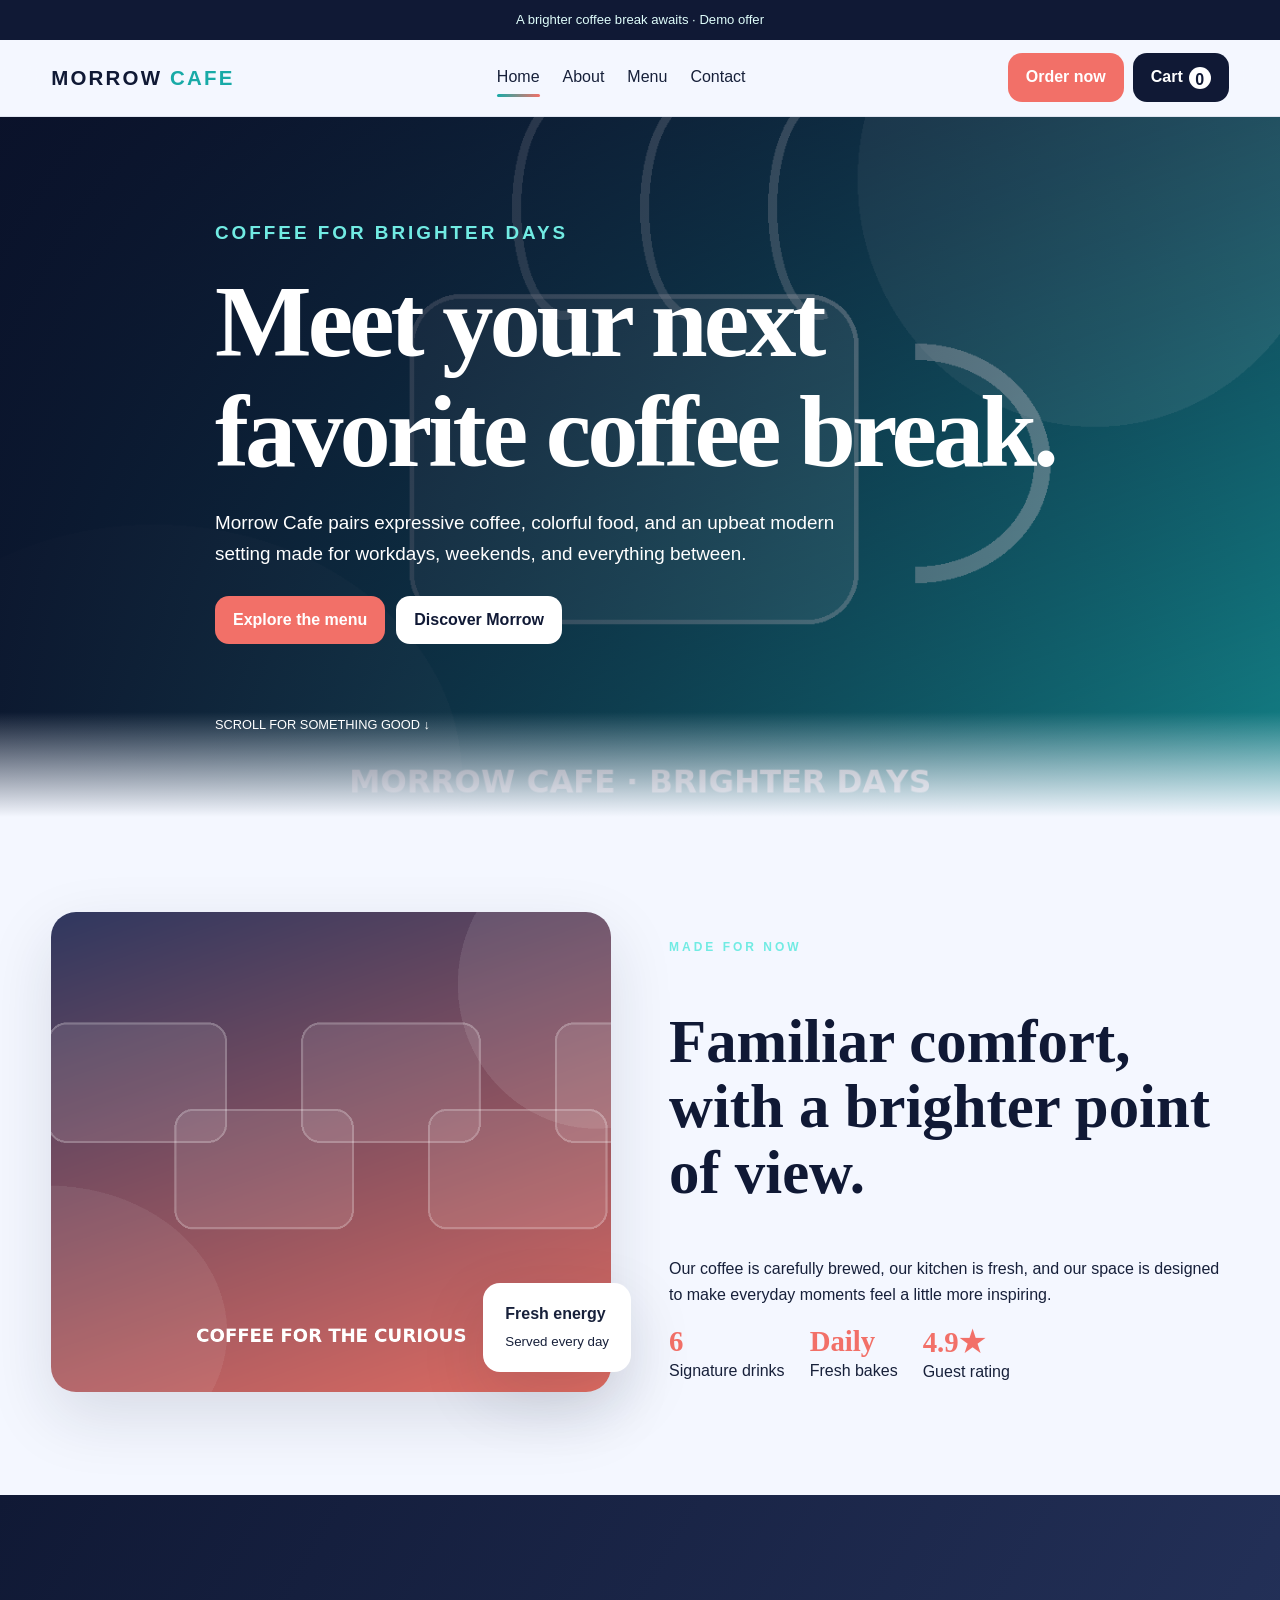
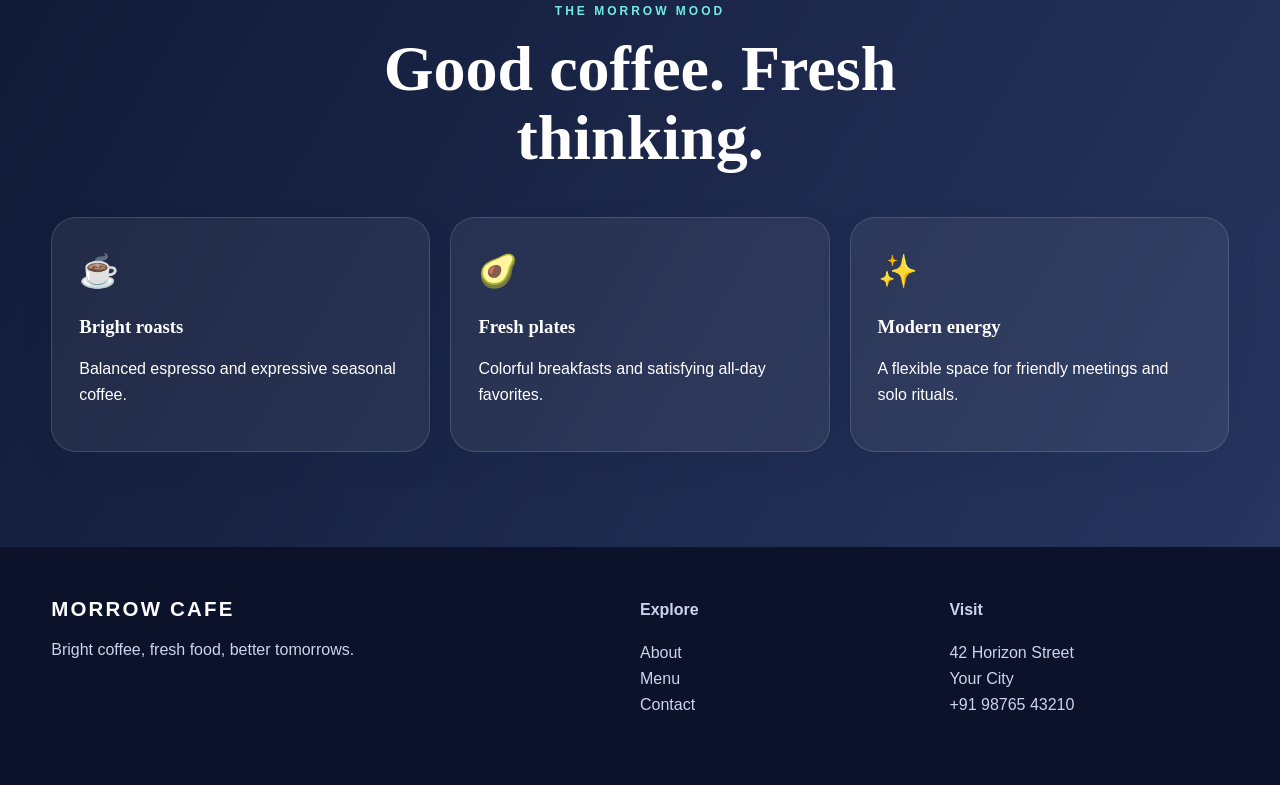
<file: index.html>
<!doctype html><html lang="en"><head><meta charset="UTF-8"><meta name="viewport" content="width=device-width,initial-scale=1"><meta name="description" content="Morrow Cafe website demo"><title>Morrow Cafe | Home</title><link rel="stylesheet" href="./styles.css"></head><body><div class="announcement">A brighter coffee break awaits · Demo offer</div><header class="top"><div class="wrap nav"><a class="logo" href="./index.html">MORROW <span>CAFE</span></a><nav class="links"><a class="active" href="./index.html">Home</a><a class="" href="./about.html">About</a><a class="" href="./menu.html">Menu</a><a class="" href="./contact.html">Contact</a></nav><div class="actions"><a class="btn coral optional" href="./menu.html">Order now</a><a class="btn" href="./cart.html">Cart <span class="badge cart-count">0</span></a><button class="menu-toggle" aria-label="Open menu" aria-expanded="false">☰</button></div></div><nav class="mobile-menu"><a href="./index.html">Home</a><a href="./about.html">About</a><a href="./menu.html">Menu</a><a href="./contact.html">Contact</a><a href="./cart.html">Cart</a></nav></header><main><section class="hero"><div class="wrap hero-copy reveal"><p class="eyebrow">Coffee for brighter days</p><h1>Meet your next favorite coffee break.</h1><p>Morrow Cafe pairs expressive coffee, colorful food, and an upbeat modern setting made for workdays, weekends, and everything between.</p><div class="hero-actions"><a class="btn coral" href="./menu.html">Explore the menu</a><a class="btn light" href="./about.html">Discover Morrow</a></div><div class="scroll-hint">SCROLL FOR SOMETHING GOOD ↓</div></div></section><section class="section"><div class="wrap split reveal"><div class="media"><img src="./assets/story.png" alt="Morrow Cafe placeholder artwork"><div class="floating"><b>Fresh energy</b><br><small>Served every day</small></div></div><div><p class="eyebrow">Made for now</p><h2>Familiar comfort, with a brighter point of view.</h2><p>Our coffee is carefully brewed, our kitchen is fresh, and our space is designed to make everyday moments feel a little more inspiring.</p><div class="stats"><div class="stat"><strong>6</strong>Signature drinks</div><div class="stat"><strong>Daily</strong>Fresh bakes</div><div class="stat"><strong>4.9★</strong>Guest rating</div></div></div></div></section><section class="section band"><div class="wrap reveal"><div class="heading"><p class="eyebrow">The Morrow mood</p><h2>Good coffee. Fresh thinking.</h2></div><div class="cards"><article class="card"><div class="icon">☕</div><h3>Bright roasts</h3><p>Balanced espresso and expressive seasonal coffee.</p></article><article class="card"><div class="icon">🥑</div><h3>Fresh plates</h3><p>Colorful breakfasts and satisfying all-day favorites.</p></article><article class="card"><div class="icon">✨</div><h3>Modern energy</h3><p>A flexible space for friendly meetings and solo rituals.</p></article></div></div></section></main><footer class="footer"><div class="wrap foot-grid"><div><div class="logo white">MORROW CAFE</div><p>Bright coffee, fresh food, better tomorrows.</p></div><div><b>Explore</b><p><a href="./about.html">About</a><br><a href="./menu.html">Menu</a><br><a href="./contact.html">Contact</a></p></div><div><b>Visit</b><p>42 Horizon Street<br>Your City<br>+91 98765 43210</p></div></div></footer><script src="./app.js"></script></body></html>
</file>
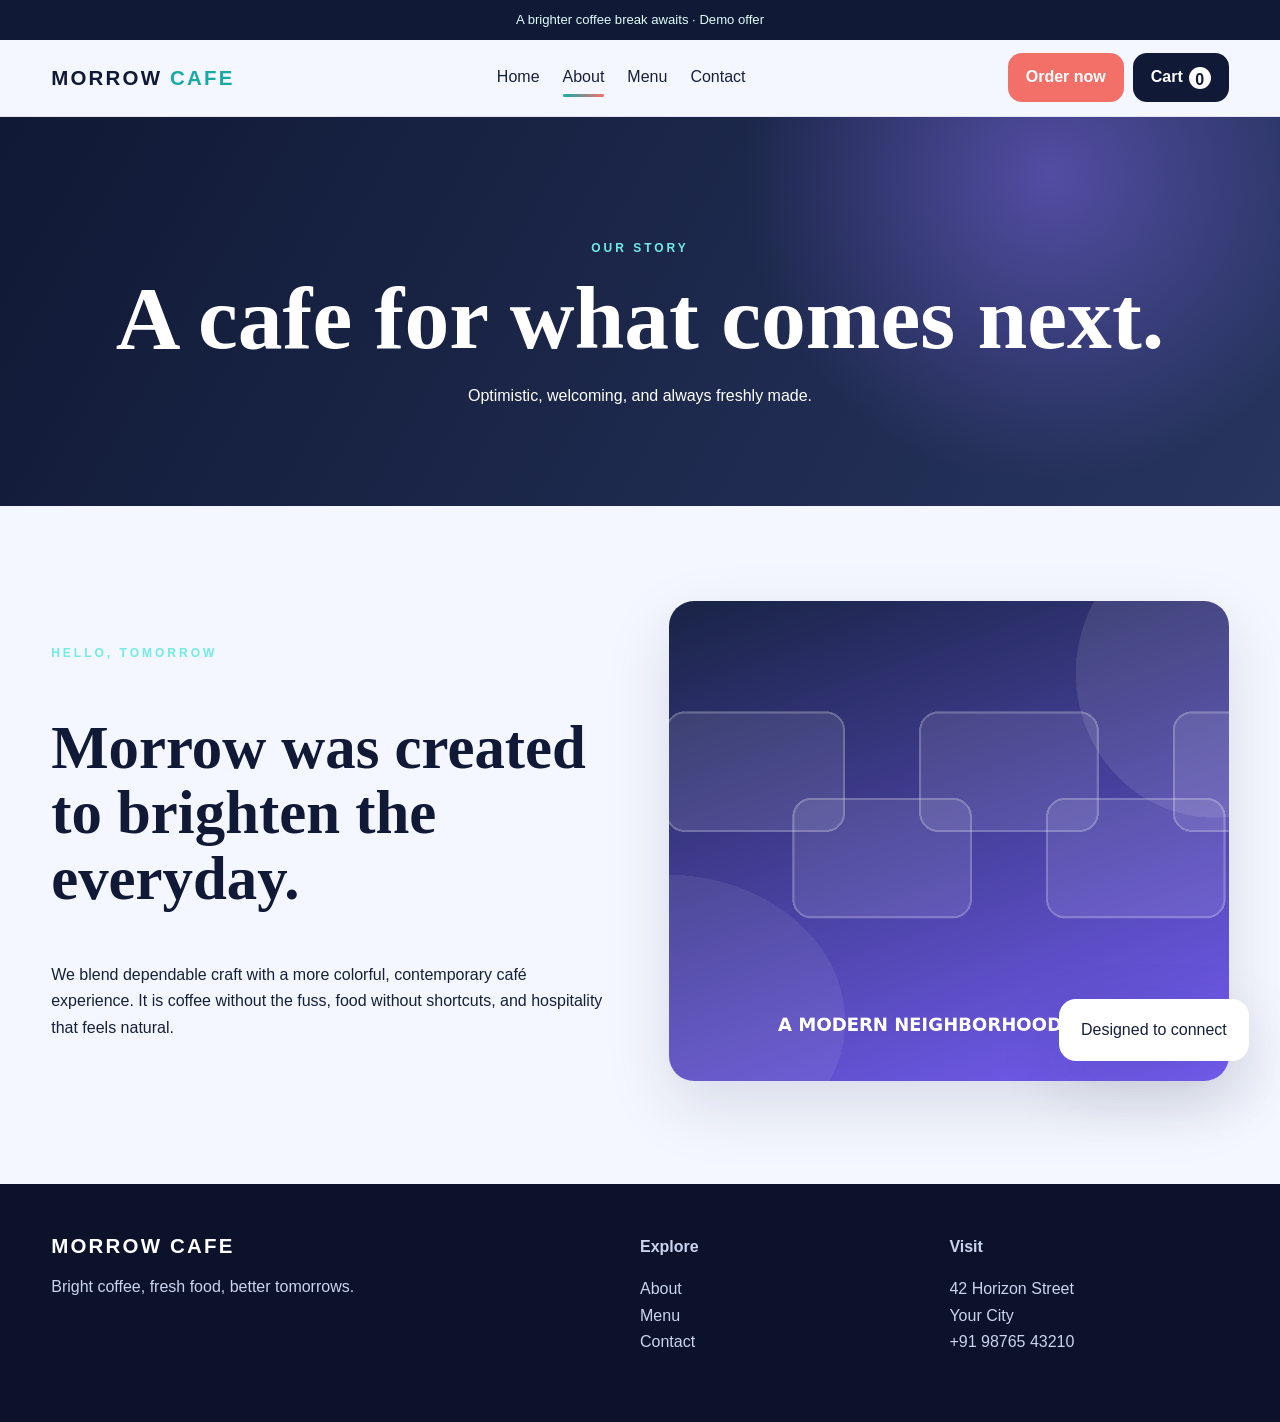
<file: about.html>
<!doctype html><html lang="en"><head><meta charset="UTF-8"><meta name="viewport" content="width=device-width,initial-scale=1"><meta name="description" content="Morrow Cafe website demo"><title>Morrow Cafe | About</title><link rel="stylesheet" href="./styles.css"></head><body><div class="announcement">A brighter coffee break awaits · Demo offer</div><header class="top"><div class="wrap nav"><a class="logo" href="./index.html">MORROW <span>CAFE</span></a><nav class="links"><a class="" href="./index.html">Home</a><a class="active" href="./about.html">About</a><a class="" href="./menu.html">Menu</a><a class="" href="./contact.html">Contact</a></nav><div class="actions"><a class="btn coral optional" href="./menu.html">Order now</a><a class="btn" href="./cart.html">Cart <span class="badge cart-count">0</span></a><button class="menu-toggle" aria-label="Open menu" aria-expanded="false">☰</button></div></div><nav class="mobile-menu"><a href="./index.html">Home</a><a href="./about.html">About</a><a href="./menu.html">Menu</a><a href="./contact.html">Contact</a><a href="./cart.html">Cart</a></nav></header><main><section class="page-hero"><p class="eyebrow">Our story</p><h1>A cafe for what comes next.</h1><p>Optimistic, welcoming, and always freshly made.</p></section><section class="section"><div class="wrap split reveal"><div><p class="eyebrow">Hello, tomorrow</p><h2>Morrow was created to brighten the everyday.</h2><p>We blend dependable craft with a more colorful, contemporary café experience. It is coffee without the fuss, food without shortcuts, and hospitality that feels natural.</p></div><div class="media"><img src="./assets/space.png" alt="Modern café placeholder artwork"><div class="floating">Designed to connect</div></div></div></section></main><footer class="footer"><div class="wrap foot-grid"><div><div class="logo white">MORROW CAFE</div><p>Bright coffee, fresh food, better tomorrows.</p></div><div><b>Explore</b><p><a href="./about.html">About</a><br><a href="./menu.html">Menu</a><br><a href="./contact.html">Contact</a></p></div><div><b>Visit</b><p>42 Horizon Street<br>Your City<br>+91 98765 43210</p></div></div></footer><script src="./app.js"></script></body></html>
</file>
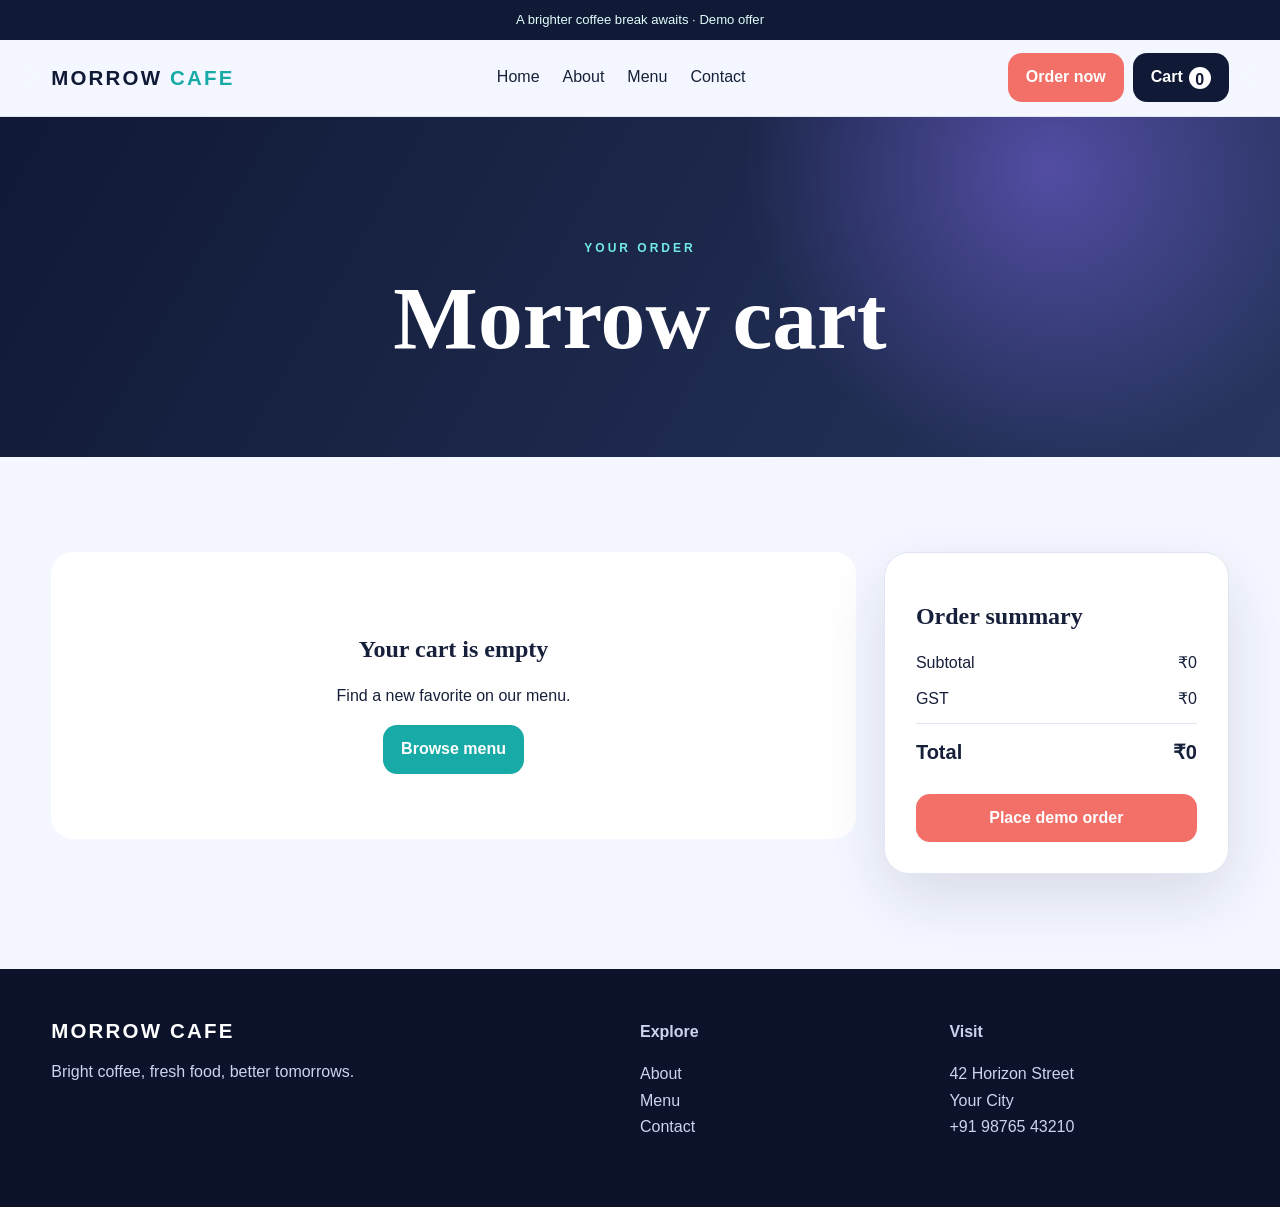
<file: cart.html>
<!doctype html><html lang="en"><head><meta charset="UTF-8"><meta name="viewport" content="width=device-width,initial-scale=1"><meta name="description" content="Morrow Cafe website demo"><title>Morrow Cafe | Cart</title><link rel="stylesheet" href="./styles.css"></head><body><div class="announcement">A brighter coffee break awaits · Demo offer</div><header class="top"><div class="wrap nav"><a class="logo" href="./index.html">MORROW <span>CAFE</span></a><nav class="links"><a class="" href="./index.html">Home</a><a class="" href="./about.html">About</a><a class="" href="./menu.html">Menu</a><a class="" href="./contact.html">Contact</a></nav><div class="actions"><a class="btn coral optional" href="./menu.html">Order now</a><a class="btn" href="./cart.html">Cart <span class="badge cart-count">0</span></a><button class="menu-toggle" aria-label="Open menu" aria-expanded="false">☰</button></div></div><nav class="mobile-menu"><a href="./index.html">Home</a><a href="./about.html">About</a><a href="./menu.html">Menu</a><a href="./contact.html">Contact</a><a href="./cart.html">Cart</a></nav></header><main><section class="page-hero"><p class="eyebrow">Your order</p><h1>Morrow cart</h1></section><section class="section"><div class="wrap cart-layout"><div id="cartItems"></div><aside class="summary"><h2>Order summary</h2><div class="summary-line"><span>Subtotal</span><span id="subtotal">₹0</span></div><div class="summary-line"><span>GST</span><span id="tax">₹0</span></div><div class="summary-line total"><span>Total</span><span id="grand">₹0</span></div><button class="btn coral" style="width:100%;margin-top:15px" onclick="checkout()">Place demo order</button><div class="notice" id="orderSuccess">Your demo order was placed successfully.</div></aside></div></section></main><footer class="footer"><div class="wrap foot-grid"><div><div class="logo white">MORROW CAFE</div><p>Bright coffee, fresh food, better tomorrows.</p></div><div><b>Explore</b><p><a href="./about.html">About</a><br><a href="./menu.html">Menu</a><br><a href="./contact.html">Contact</a></p></div><div><b>Visit</b><p>42 Horizon Street<br>Your City<br>+91 98765 43210</p></div></div></footer><script src="./app.js"></script></body></html>
</file>
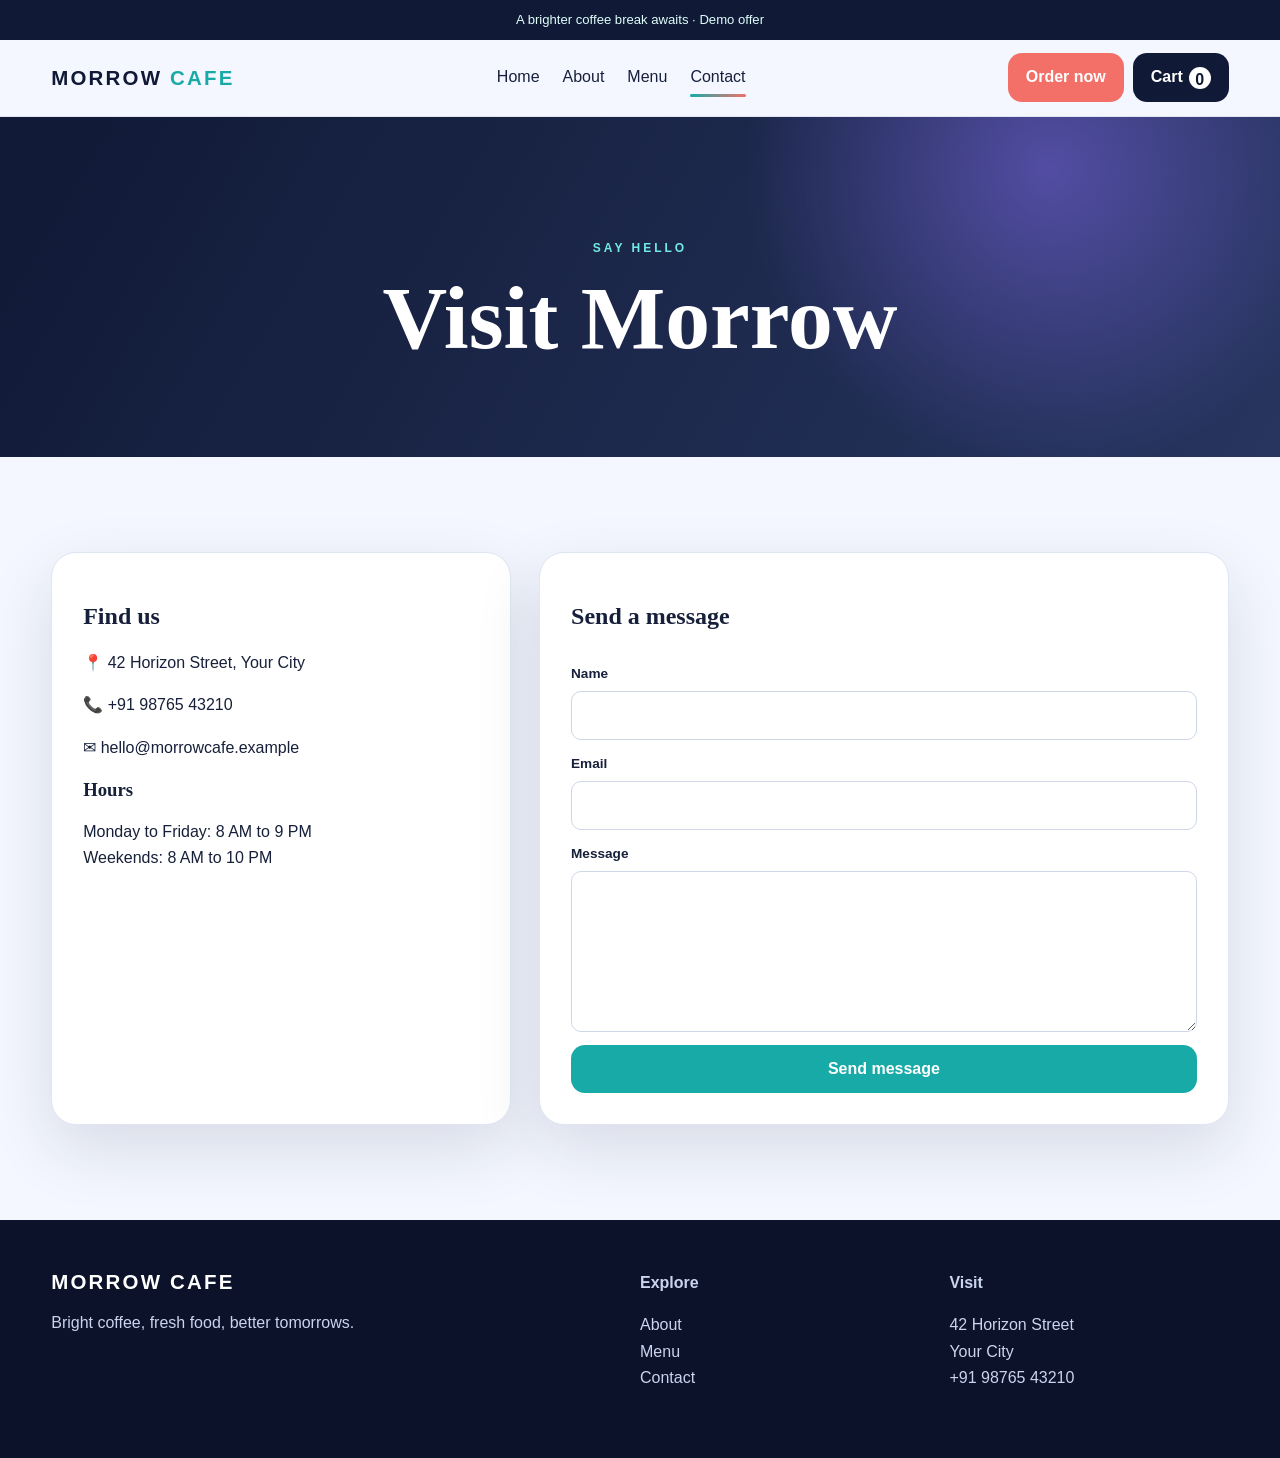
<file: contact.html>
<!doctype html><html lang="en"><head><meta charset="UTF-8"><meta name="viewport" content="width=device-width,initial-scale=1"><meta name="description" content="Morrow Cafe website demo"><title>Morrow Cafe | Contact</title><link rel="stylesheet" href="./styles.css"></head><body><div class="announcement">A brighter coffee break awaits · Demo offer</div><header class="top"><div class="wrap nav"><a class="logo" href="./index.html">MORROW <span>CAFE</span></a><nav class="links"><a class="" href="./index.html">Home</a><a class="" href="./about.html">About</a><a class="" href="./menu.html">Menu</a><a class="active" href="./contact.html">Contact</a></nav><div class="actions"><a class="btn coral optional" href="./menu.html">Order now</a><a class="btn" href="./cart.html">Cart <span class="badge cart-count">0</span></a><button class="menu-toggle" aria-label="Open menu" aria-expanded="false">☰</button></div></div><nav class="mobile-menu"><a href="./index.html">Home</a><a href="./about.html">About</a><a href="./menu.html">Menu</a><a href="./contact.html">Contact</a><a href="./cart.html">Cart</a></nav></header><main><section class="page-hero"><p class="eyebrow">Say hello</p><h1>Visit Morrow</h1></section><section class="section"><div class="wrap contact-grid reveal"><div class="info"><h2>Find us</h2><p>📍 42 Horizon Street, Your City</p><p>📞 +91 98765 43210</p><p>✉ hello@morrowcafe.example</p><h3>Hours</h3><p>Monday to Friday: 8 AM to 9 PM<br>Weekends: 8 AM to 10 PM</p></div><form class="form-card" id="contactForm"><h2>Send a message</h2><label>Name<input required></label><label>Email<input type="email" required></label><label>Message<textarea rows="6" required></textarea></label><button class="btn aqua">Send message</button><div class="notice" id="sent">Thanks! Your demo message was submitted.</div></form></div></section></main><footer class="footer"><div class="wrap foot-grid"><div><div class="logo white">MORROW CAFE</div><p>Bright coffee, fresh food, better tomorrows.</p></div><div><b>Explore</b><p><a href="./about.html">About</a><br><a href="./menu.html">Menu</a><br><a href="./contact.html">Contact</a></p></div><div><b>Visit</b><p>42 Horizon Street<br>Your City<br>+91 98765 43210</p></div></div></footer><script src="./app.js"></script></body></html>
</file>
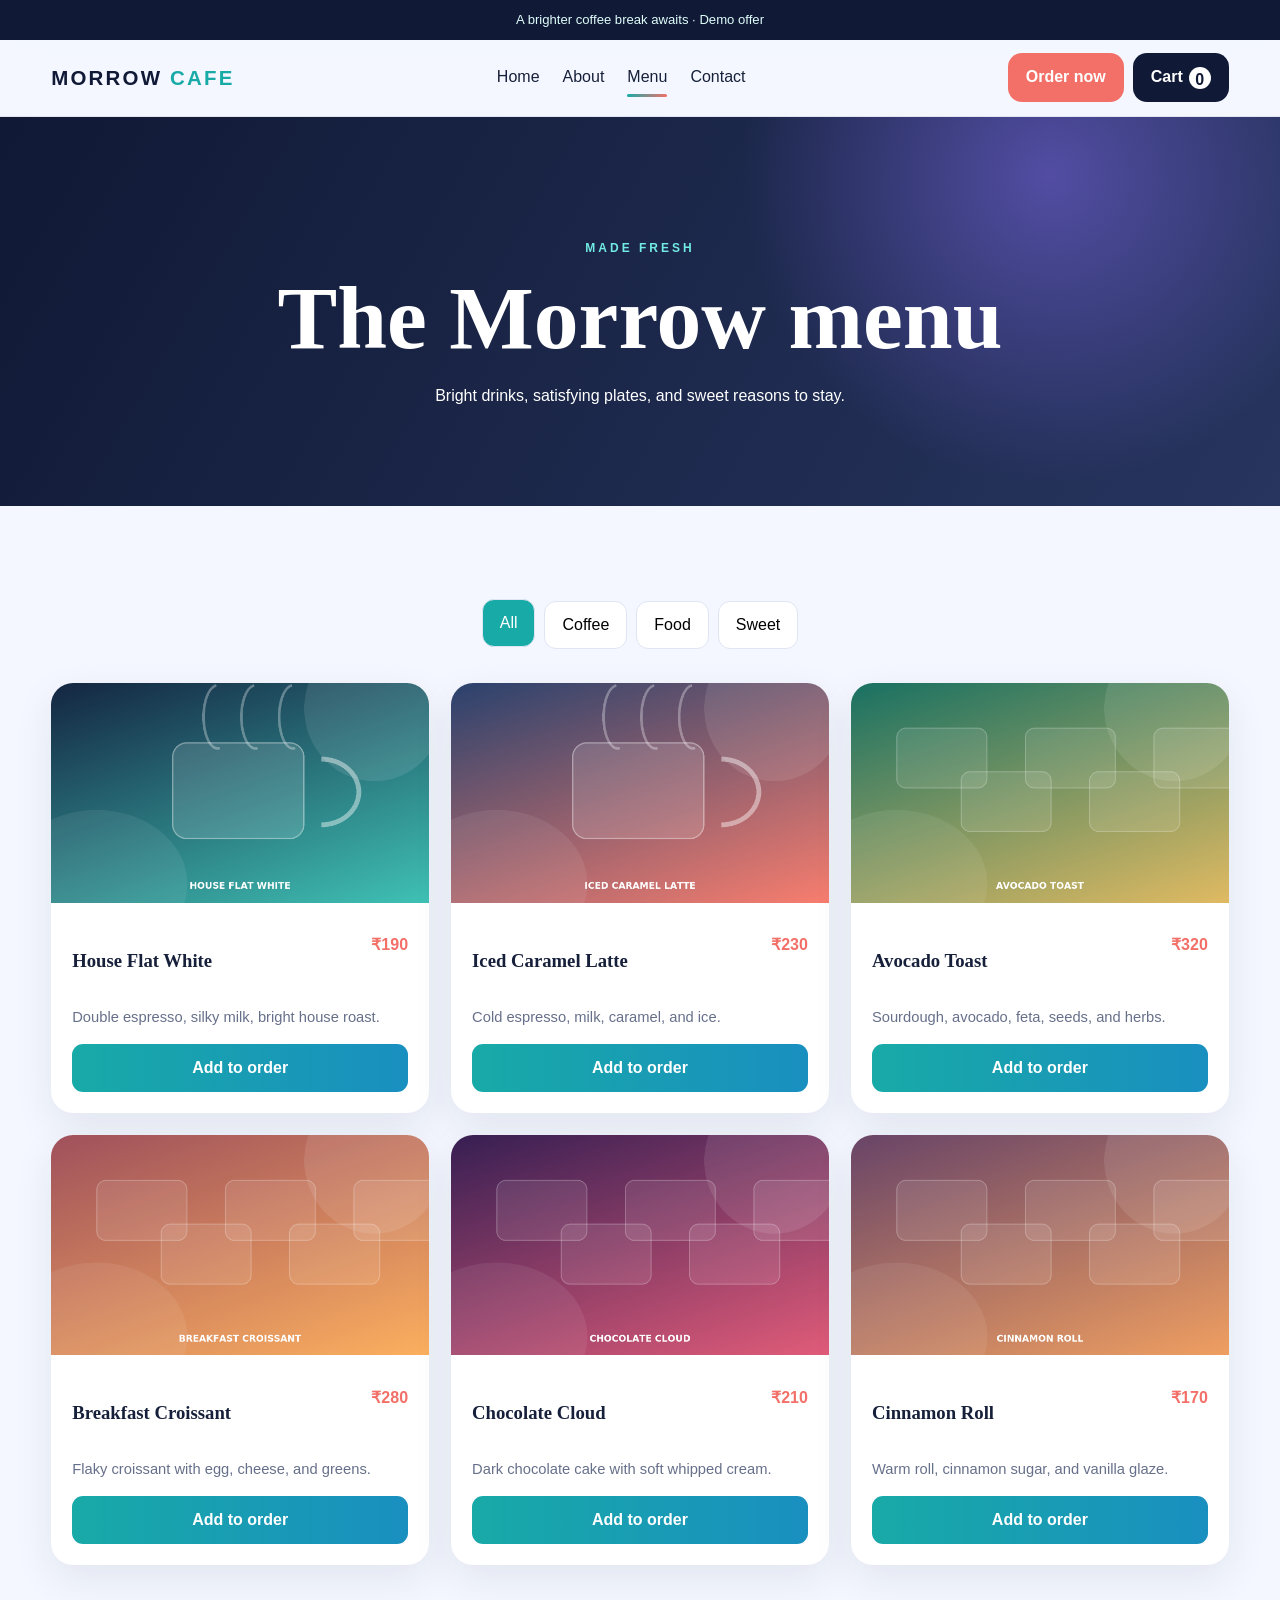
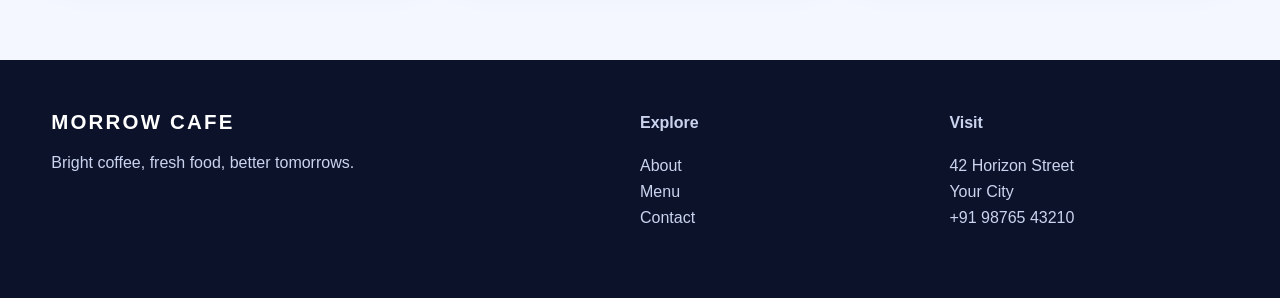
<file: menu.html>
<!doctype html><html lang="en"><head><meta charset="UTF-8"><meta name="viewport" content="width=device-width,initial-scale=1"><meta name="description" content="Morrow Cafe website demo"><title>Morrow Cafe | Menu</title><link rel="stylesheet" href="./styles.css"></head><body><div class="announcement">A brighter coffee break awaits · Demo offer</div><header class="top"><div class="wrap nav"><a class="logo" href="./index.html">MORROW <span>CAFE</span></a><nav class="links"><a class="" href="./index.html">Home</a><a class="" href="./about.html">About</a><a class="active" href="./menu.html">Menu</a><a class="" href="./contact.html">Contact</a></nav><div class="actions"><a class="btn coral optional" href="./menu.html">Order now</a><a class="btn" href="./cart.html">Cart <span class="badge cart-count">0</span></a><button class="menu-toggle" aria-label="Open menu" aria-expanded="false">☰</button></div></div><nav class="mobile-menu"><a href="./index.html">Home</a><a href="./about.html">About</a><a href="./menu.html">Menu</a><a href="./contact.html">Contact</a><a href="./cart.html">Cart</a></nav></header><main><section class="page-hero"><p class="eyebrow">Made fresh</p><h1>The Morrow menu</h1><p>Bright drinks, satisfying plates, and sweet reasons to stay.</p></section><section class="section"><div class="wrap reveal"><div class="filters"><button class="filter active" data-filter="all">All</button><button class="filter" data-filter="coffee">Coffee</button><button class="filter" data-filter="food">Food</button><button class="filter" data-filter="sweet">Sweet</button></div><div class="menu-grid" id="menuGrid"></div></div></section></main><footer class="footer"><div class="wrap foot-grid"><div><div class="logo white">MORROW CAFE</div><p>Bright coffee, fresh food, better tomorrows.</p></div><div><b>Explore</b><p><a href="./about.html">About</a><br><a href="./menu.html">Menu</a><br><a href="./contact.html">Contact</a></p></div><div><b>Visit</b><p>42 Horizon Street<br>Your City<br>+91 98765 43210</p></div></div></footer><script src="./app.js"></script></body></html>
</file>
<file: styles.css>
:root{--navy:#101935;--blue:#27355f;--aqua:#18aaa7;--coral:#f27068;--lilac:#8b72ff;--mist:#f4f7ff;--paper:#fff;--ink:#17203a;--muted:#67708a;--line:#dfe5f2;--shadow:0 24px 65px #17203a20;--radius:25px}*{box-sizing:border-box}html{scroll-behavior:smooth}body{margin:0;background:var(--mist);color:var(--ink);font-family:Inter,Arial,sans-serif;line-height:1.65;overflow-x:hidden}h1,h2,h3{font-family:Georgia,serif;line-height:1.08}a{text-decoration:none;color:inherit}button,input,textarea{font:inherit}.wrap{width:min(1180px,92%);margin:auto}.announcement{background:var(--navy);color:#dffdfb;text-align:center;padding:9px;font-size:.82rem}.top{position:sticky;top:0;z-index:30;background:#f4f7ffdf;backdrop-filter:blur(18px);border-bottom:1px solid #27355f18}.nav{min-height:76px;display:flex;align-items:center;justify-content:space-between;gap:15px}.logo{font:800 1.28rem Arial;letter-spacing:2.2px;color:var(--navy)}.logo span{color:var(--aqua)}.links{display:flex;gap:23px}.links a{position:relative}.links a:after{content:"";position:absolute;left:0;right:100%;bottom:-6px;height:3px;border-radius:3px;background:linear-gradient(90deg,var(--aqua),var(--coral));transition:.25s}.links a:hover:after,.links a.active:after{right:0}.actions{display:flex;gap:9px}.btn{display:inline-flex;align-items:center;justify-content:center;border:0;border-radius:14px;padding:11px 18px;background:var(--navy);color:white;font-weight:850;cursor:pointer;transition:.25s}.btn:hover{transform:translateY(-3px);box-shadow:0 13px 28px #10193535}.btn.coral{background:var(--coral)}.btn.aqua{background:var(--aqua)}.btn.light{background:white;color:var(--navy)}.badge{display:inline-grid;place-items:center;min-width:22px;height:22px;margin-left:6px;border-radius:99px;background:white;color:var(--navy)}.menu-toggle{display:none;border:0;background:none;font-size:1.5rem}.mobile-menu{display:none;padding:0 4% 18px}.mobile-menu.open{display:grid;gap:11px}.hero{min-height:700px;display:grid;align-items:center;color:white;background:linear-gradient(90deg,#0a1129e8,#0a112935),url('./assets/hero.png') center/cover;position:relative}.hero:after{content:"";position:absolute;inset:auto 0 0;height:105px;background:linear-gradient(transparent,var(--mist))}.hero-copy{position:relative;z-index:2;max-width:850px}.hero h1{font-size:clamp(3.8rem,8vw,7.5rem);letter-spacing:-4px;margin:12px 0}.hero p{font-size:1.18rem;max-width:640px}.eyebrow{font-size:.75rem;text-transform:uppercase;letter-spacing:3px;font-weight:900;color:#71ebe3}.hero-actions{display:flex;gap:11px;flex-wrap:wrap;margin-top:27px}.scroll-hint{margin-top:70px;font-size:.8rem;animation:bob 1.8s infinite}.section{padding:95px 0}.split{display:grid;grid-template-columns:1fr 1fr;gap:58px;align-items:center}.media{position:relative}.media img{width:100%;height:480px;object-fit:cover;border-radius:var(--radius);box-shadow:var(--shadow);transition:.45s}.media:hover img{transform:scale(1.02) rotate(.4deg)}.floating{position:absolute;right:-20px;bottom:28px;background:white;padding:18px 22px;border-radius:17px;box-shadow:var(--shadow);animation:float 3s infinite}.split h2,.contact-copy h2{font-size:clamp(2.5rem,5vw,3.8rem);color:var(--navy)}.stats{display:flex;gap:25px;flex-wrap:wrap}.stat strong{display:block;font:700 1.8rem Georgia;color:var(--coral)}.heading{text-align:center;max-width:760px;margin:0 auto 45px}.heading h2{font-size:clamp(2.5rem,5vw,4rem);color:var(--navy);margin:9px}.cards{display:grid;grid-template-columns:repeat(3,1fr);gap:20px}.card{background:white;border:1px solid var(--line);padding:27px;border-radius:var(--radius);box-shadow:0 13px 35px #17203a10;transition:.3s}.card:hover{transform:translateY(-9px);box-shadow:var(--shadow)}.card h3{color:var(--navy)}.icon{font-size:2rem}.band{background:linear-gradient(120deg,var(--navy),var(--blue));color:white}.band .heading h2,.band .card h3{color:white}.band .card{background:#ffffff10;border-color:#ffffff25}.page-hero{padding:110px 0 80px;text-align:center;color:white;background:radial-gradient(circle at 82% 15%,#8b72ff77,transparent 28%),linear-gradient(120deg,var(--navy),var(--blue))}.page-hero h1{font-size:clamp(3.2rem,7vw,5.8rem);margin:10px}.filters{display:flex;justify-content:center;gap:9px;flex-wrap:wrap;margin-bottom:34px}.filter{border:1px solid var(--line);background:white;border-radius:12px;padding:10px 17px;cursor:pointer;transition:.25s}.filter:hover,.filter.active{background:var(--aqua);color:white;transform:translateY(-2px)}.menu-grid{display:grid;grid-template-columns:repeat(3,1fr);gap:22px}.menu-card{background:white;border-radius:22px;overflow:hidden;box-shadow:0 14px 40px #17203a15;transition:.3s}.menu-card:hover{transform:translateY(-8px)}.menu-card img{width:100%;height:220px;object-fit:cover;transition:.5s}.menu-card:hover img{transform:scale(1.06)}.menu-body{padding:21px}.row,.summary-line{display:flex;justify-content:space-between;gap:12px}.price{color:var(--coral);font-weight:900}.menu-card p{color:var(--muted);font-size:.92rem}.add{width:100%;border:0;border-radius:11px;padding:11px;background:linear-gradient(90deg,var(--aqua),#198fc0);color:white;font-weight:850;cursor:pointer}.contact-grid,.cart-layout{display:grid;grid-template-columns:.8fr 1.2fr;gap:28px}.cart-layout{grid-template-columns:1.4fr .6fr}.form-card,.info,.summary{background:white;border:1px solid var(--line);padding:31px;border-radius:var(--radius);box-shadow:var(--shadow)}.form-card{display:grid;gap:13px}.form-card label{display:grid;gap:6px;font-size:.85rem;font-weight:800}.form-card input,.form-card textarea{border:1px solid #cfd7e8;border-radius:10px;padding:12px;resize:vertical}.notice{display:none;background:#dff8f5;color:#12615d;padding:15px;border-radius:11px}.notice.show{display:block;animation:pop .3s}.cart-item{display:grid;grid-template-columns:92px 1fr auto;gap:18px;align-items:center;background:white;padding:15px;border-radius:18px;margin-bottom:12px;animation:pop .3s}.cart-item img{width:92px;height:78px;object-fit:cover;border-radius:12px}.qty{display:flex;align-items:center;gap:8px}.qty button{border:0;border-radius:7px;width:28px;height:28px}.remove{border:0;background:none;color:#c73f51;cursor:pointer}.summary{height:max-content;position:sticky;top:100px}.summary-line{margin:10px 0}.total{font-size:1.25rem;font-weight:900;border-top:1px solid var(--line);padding-top:12px}.empty{text-align:center;padding:65px;background:white;border-radius:22px}.footer{background:#0b122a;color:#cbd4ee;padding:50px 0}.foot-grid{display:grid;grid-template-columns:2fr 1fr 1fr;gap:30px}.white{color:white}.reveal{opacity:0;transform:translateY(28px);transition:.7s}.reveal.seen{opacity:1;transform:none}.toast{position:fixed;z-index:70;left:50%;bottom:25px;transform:translate(-50%,110px);background:var(--navy);color:white;padding:12px 20px;border-radius:13px;transition:.3s}.toast.show{transform:translate(-50%,0)}@keyframes bob{50%{transform:translateY(8px)}}@keyframes float{50%{transform:translateY(-10px)}}@keyframes pop{from{opacity:0;transform:scale(.96)}}@media(max-width:840px){.links{display:none}.menu-toggle{display:block}.split,.contact-grid,.cart-layout{grid-template-columns:1fr}.cards,.menu-grid{grid-template-columns:1fr 1fr}.floating{right:10px}.summary{position:static}}@media(max-width:550px){.cards,.menu-grid,.foot-grid{grid-template-columns:1fr}.actions .optional{display:none}.hero{min-height:670px}.hero h1{font-size:3.7rem;letter-spacing:-2px}.section{padding:72px 0}.cart-item{grid-template-columns:70px 1fr}.cart-item>div:last-child{grid-column:2}}
</file>
